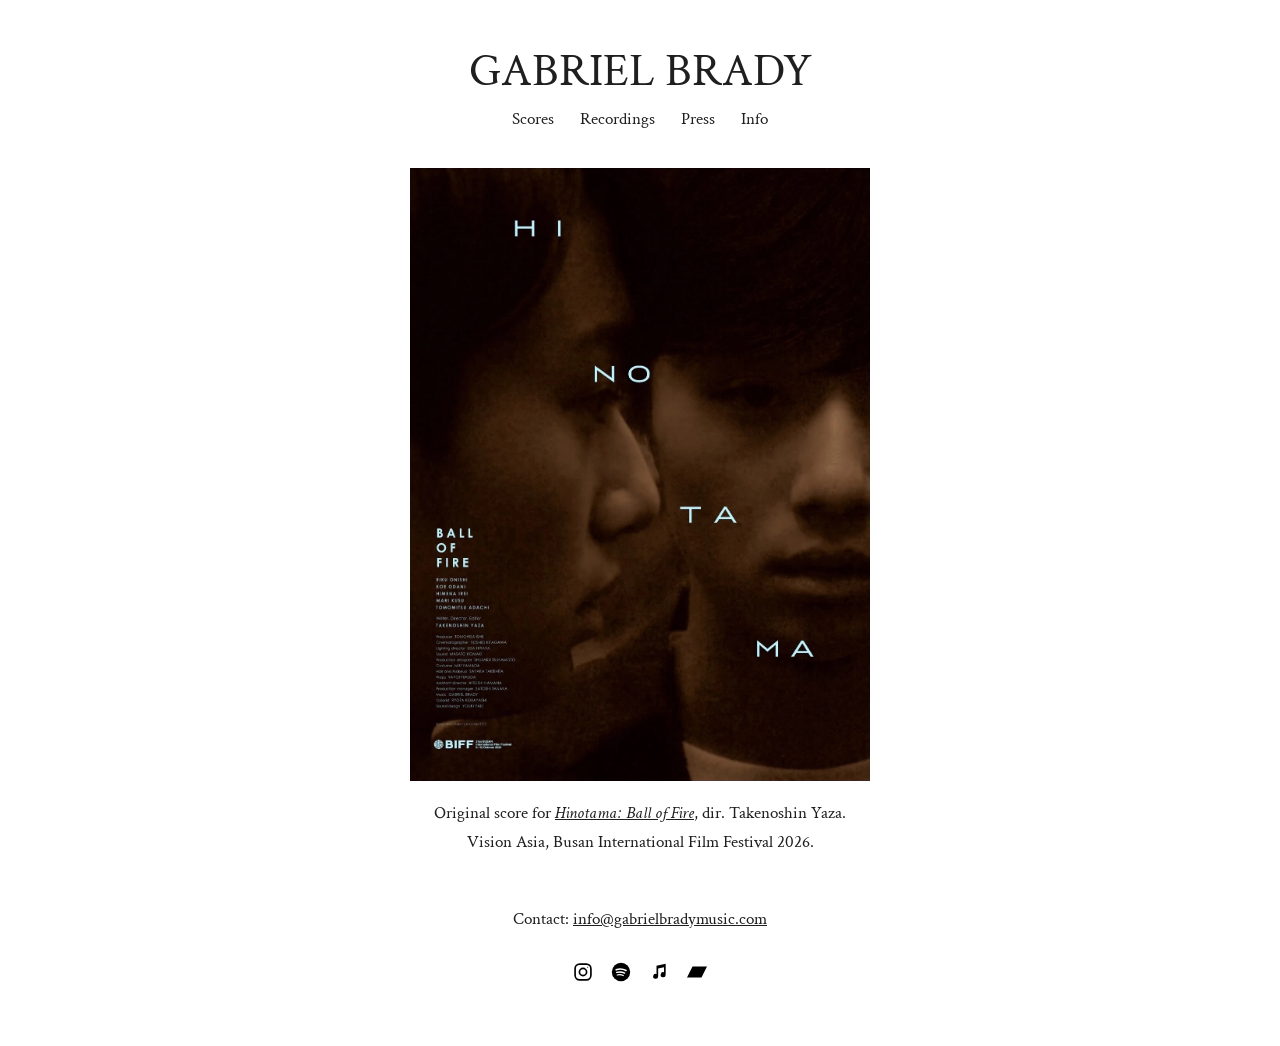
<file: index.html>
<!doctype html>
<html lang="en">
<head>
<meta charset="utf-8">
<meta name="viewport" content="width=device-width, initial-scale=1">
<title>Gabriel Brady</title>
<meta name="description" content="Composer. Original score for Hinotama: Ball of Fire, Busan International Film Festival 2026.">
<meta property="og:title" content="Gabriel Brady">
<meta property="og:description" content="Composer. Original score for Hinotama: Ball of Fire, Busan International Film Festival 2026.">
<meta property="og:image" content="https://gabrielbradymusic.com/hinotama.jpg">
<meta property="og:url" content="https://gabrielbradymusic.com/">
<link rel="icon" href="/icon.png">
<link rel="apple-touch-icon" href="/icon.png">
<link rel="preconnect" href="https://fonts.googleapis.com">
<link rel="preconnect" href="https://fonts.gstatic.com" crossorigin>
<link href="https://fonts.googleapis.com/css2?family=Crimson+Text:ital@0;1&display=swap" rel="stylesheet">
<link rel="stylesheet" href="/style.css?v=d7803b8b">
</head>
<body>

<h1><a href="/">GABRIEL BRADY</a></h1>

<nav>
  <a href="/scores/">Scores</a>
  <a href="/recordings/">Recordings</a>
  <a href="/press/">Press</a>
  <a href="/info/">Info</a>
</nav>

<a class="hero poster" href="https://www.biff.kr/eng/html/program/prog_view.asp?idx=84111&amp;c_idx=431"><img src="/hinotama.jpg" width="1179" height="1572" alt="Hinotama: Ball of Fire poster"></a>

<p>Original score for <a href="https://www.biff.kr/eng/html/program/prog_view.asp?idx=84111&amp;c_idx=431"><i>Hinotama: Ball of Fire</i></a>, <span class="nowrap">dir. Takenoshin Yaza.</span><br>
Vision Asia, <span class="nowrap">Busan International Film Festival 2026.</span></p>

<footer>
<p>Contact: <a href="mailto:info@gabrielbradymusic.com">info@gabrielbradymusic.com</a></p>
<div class="icons">
  <a href="https://www.instagram.com/gabrielbradymusic/" aria-label="Instagram">
    <svg viewBox="0 0 24 24" fill="none" stroke="#000" stroke-width="2"><rect x="2.5" y="2.5" width="19" height="19" rx="5.5"/><circle cx="12" cy="12" r="4.3"/><circle cx="17.6" cy="6.4" r="0.6" fill="#000" stroke="none"/></svg>
  </a>
  <a href="https://open.spotify.com/artist/0ywhuJfpfzQJtSwu3rqV7p" aria-label="Spotify">
    <svg viewBox="0 0 24 24"><circle cx="12" cy="12" r="11" fill="#000"/><g fill="none" stroke="#fff" stroke-linecap="round"><path d="M6.2 9.2c3.9-1.2 8.3-.9 11.8 1" stroke-width="1.9"/><path d="M6.8 12.5c3.2-.9 6.6-.6 9.6.9" stroke-width="1.6"/><path d="M7.4 15.6c2.5-.7 5.1-.5 7.4.7" stroke-width="1.3"/></g></svg>
  </a>
  <a href="https://music.apple.com/us/artist/gabriel-brady/1469277718" aria-label="Apple Music">
    <svg viewBox="0 0 24 24" fill="#000"><path d="M9 4.5 20 2v13.2a3 3 0 1 1-2-2.8V6.3l-7 1.6v9.3a3 3 0 1 1-2-2.8z"/></svg>
  </a>
  <a href="https://gabrielbrady.bandcamp.com/" aria-label="Bandcamp">
    <svg viewBox="0 0 24 24" fill="#000"><path d="M0 18.5 6.6 5.5H24l-6.6 13z"/></svg>
  </a>
</div>
</footer>

</body>
</html>
</file>
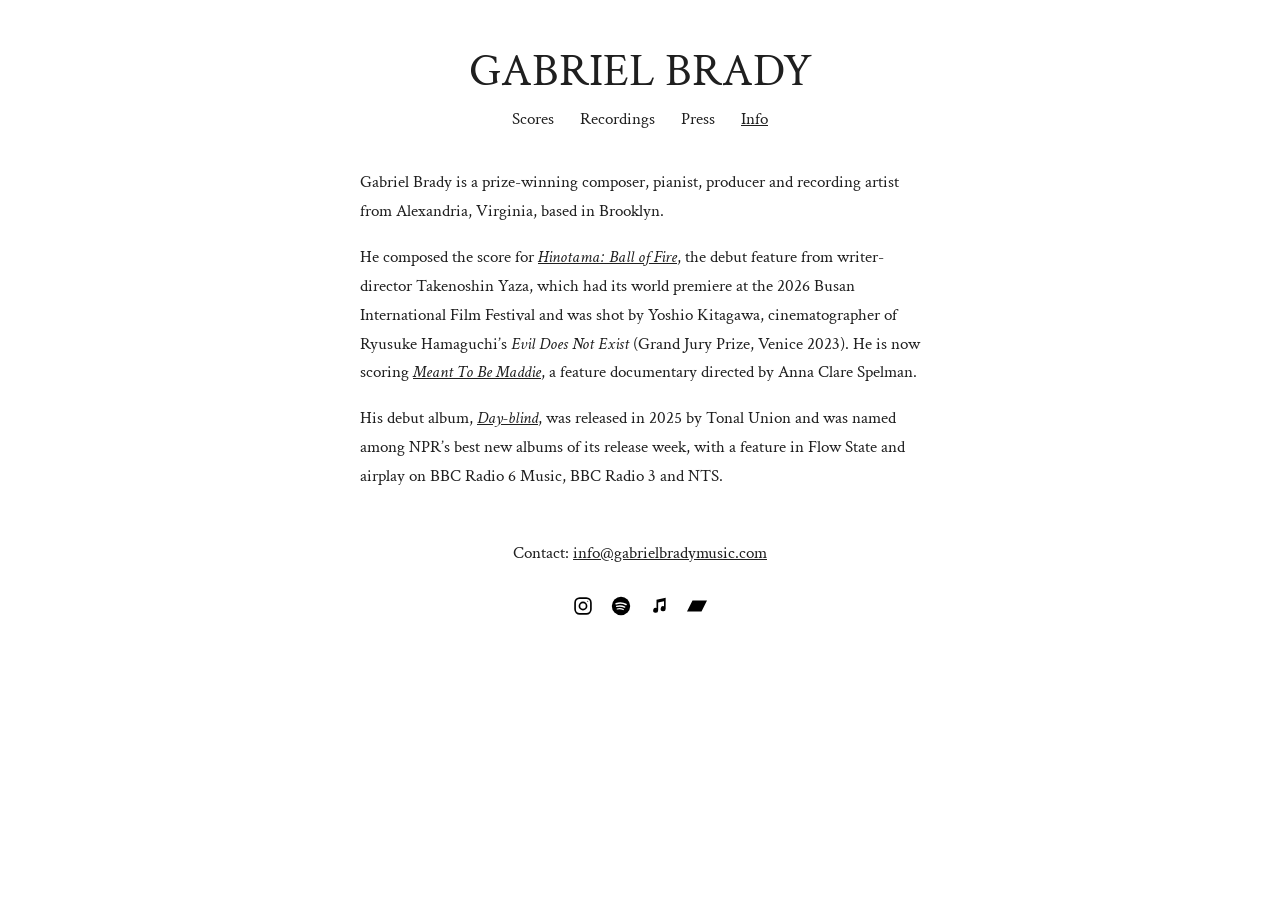
<file: info/index.html>
<!doctype html>
<html lang="en">
<head>
<meta charset="utf-8">
<meta name="viewport" content="width=device-width, initial-scale=1">
<title>Info · Gabriel Brady</title>
<meta name="description" content="Gabriel Brady is a composer, pianist, producer and recording artist from Alexandria, Virginia.">
<meta property="og:title" content="Info · Gabriel Brady">
<meta property="og:description" content="Gabriel Brady is a composer, pianist, producer and recording artist from Alexandria, Virginia.">
<meta property="og:image" content="https://gabrielbradymusic.com/hinotama.jpg">
<meta property="og:url" content="https://gabrielbradymusic.com/info/">
<link rel="icon" href="/icon.png">
<link rel="apple-touch-icon" href="/icon.png">
<link rel="preconnect" href="https://fonts.googleapis.com">
<link rel="preconnect" href="https://fonts.gstatic.com" crossorigin>
<link href="https://fonts.googleapis.com/css2?family=Crimson+Text:ital@0;1&display=swap" rel="stylesheet">
<link rel="stylesheet" href="/style.css?v=d7803b8b">
</head>
<body>

<h1><a href="/">GABRIEL BRADY</a></h1>

<nav>
  <a href="/scores/">Scores</a>
  <a href="/recordings/">Recordings</a>
  <a href="/press/">Press</a>
  <a href="/info/" aria-current="page">Info</a>
</nav>

<section class="bio">
<p>Gabriel Brady is a prize-winning composer, pianist, producer and recording artist from Alexandria, Virginia, based in Brooklyn.</p>
<p>He composed the score for <a href="https://www.biff.kr/eng/html/program/prog_view.asp?idx=84111&amp;c_idx=431"><i>Hinotama: Ball of Fire</i></a>, the debut feature from writer-director Takenoshin Yaza, which had its world premiere at the 2026 Busan International Film Festival and was shot by Yoshio Kitagawa, cinematographer of Ryusuke Hamaguchi’s <i>Evil Does Not Exist</i> (Grand Jury Prize, Venice 2023). He is now scoring <a href="https://www.meanttobemaddie.com/"><i>Meant To Be Maddie</i></a>, a feature documentary directed by Anna Clare Spelman.</p>
<p>His debut album, <a href="/recordings/"><i>Day-blind</i></a>, was released in 2025 by Tonal Union and was named among NPR’s best new albums of its release week, with a feature in Flow State and airplay on BBC Radio 6 Music, BBC Radio 3 and NTS.</p>
</section>

<footer>
<p>Contact: <a href="mailto:info@gabrielbradymusic.com">info@gabrielbradymusic.com</a></p>
<div class="icons">
  <a href="https://www.instagram.com/gabrielbradymusic/" aria-label="Instagram">
    <svg viewBox="0 0 24 24" fill="none" stroke="#000" stroke-width="2"><rect x="2.5" y="2.5" width="19" height="19" rx="5.5"/><circle cx="12" cy="12" r="4.3"/><circle cx="17.6" cy="6.4" r="0.6" fill="#000" stroke="none"/></svg>
  </a>
  <a href="https://open.spotify.com/artist/0ywhuJfpfzQJtSwu3rqV7p" aria-label="Spotify">
    <svg viewBox="0 0 24 24"><circle cx="12" cy="12" r="11" fill="#000"/><g fill="none" stroke="#fff" stroke-linecap="round"><path d="M6.2 9.2c3.9-1.2 8.3-.9 11.8 1" stroke-width="1.9"/><path d="M6.8 12.5c3.2-.9 6.6-.6 9.6.9" stroke-width="1.6"/><path d="M7.4 15.6c2.5-.7 5.1-.5 7.4.7" stroke-width="1.3"/></g></svg>
  </a>
  <a href="https://music.apple.com/us/artist/gabriel-brady/1469277718" aria-label="Apple Music">
    <svg viewBox="0 0 24 24" fill="#000"><path d="M9 4.5 20 2v13.2a3 3 0 1 1-2-2.8V6.3l-7 1.6v9.3a3 3 0 1 1-2-2.8z"/></svg>
  </a>
  <a href="https://gabrielbrady.bandcamp.com/" aria-label="Bandcamp">
    <svg viewBox="0 0 24 24" fill="#000"><path d="M0 18.5 6.6 5.5H24l-6.6 13z"/></svg>
  </a>
</div>
</footer>

</body>
</html>
</file>
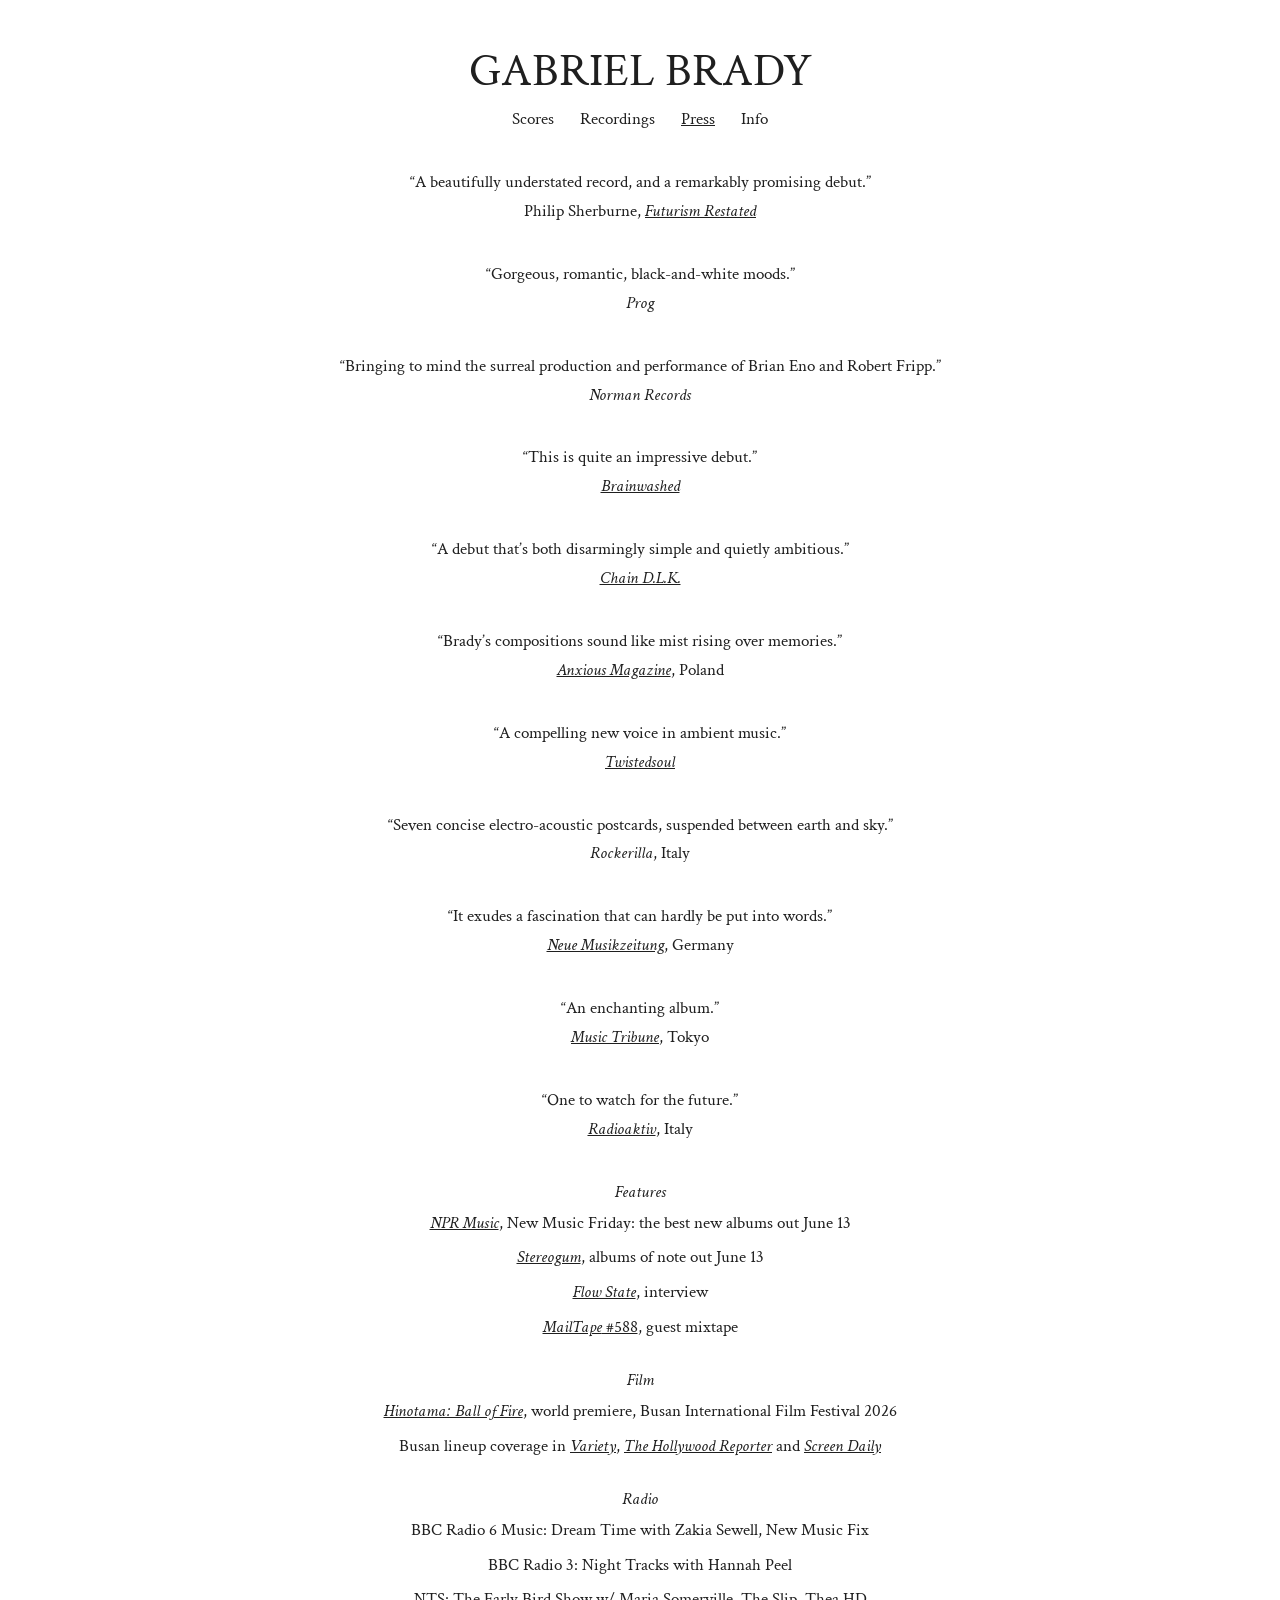
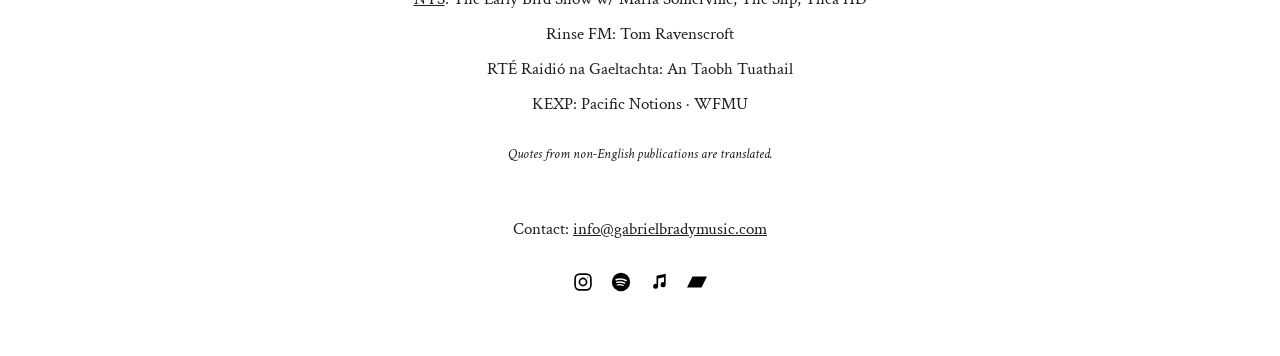
<file: press/index.html>
<!doctype html>
<html lang="en">
<head>
<meta charset="utf-8">
<meta name="viewport" content="width=device-width, initial-scale=1">
<title>Press · Gabriel Brady</title>
<meta name="description" content="Press for Gabriel Brady.">
<meta property="og:title" content="Press · Gabriel Brady">
<meta property="og:description" content="Press for Gabriel Brady.">
<meta property="og:image" content="https://gabrielbradymusic.com/day-blind.jpg">
<meta property="og:url" content="https://gabrielbradymusic.com/press/">
<link rel="icon" href="/icon.png">
<link rel="apple-touch-icon" href="/icon.png">
<link rel="preconnect" href="https://fonts.googleapis.com">
<link rel="preconnect" href="https://fonts.gstatic.com" crossorigin>
<link href="https://fonts.googleapis.com/css2?family=Crimson+Text:ital@0;1&display=swap" rel="stylesheet">
<link rel="stylesheet" href="/style.css?v=d7803b8b">
</head>
<body>

<h1><a href="/">GABRIEL BRADY</a></h1>

<nav>
  <a href="/scores/">Scores</a>
  <a href="/recordings/">Recordings</a>
  <a href="/press/" aria-current="page">Press</a>
  <a href="/info/">Info</a>
</nav>

<section class="list">
<ul class="press quotes">
    <li>“A beautifully understated record, and a remarkably promising debut.”<br><span class="nowrap">Philip Sherburne, <a href="https://futurismrestated.substack.com/p/fr-132-back-to-irreality"><i>Futurism Restated</i></a></span></li>
    <li>“Gorgeous, romantic, black-and-white moods.”<br><i>Prog</i></li>
    <li>“Bringing to mind the surreal production and performance of Brian Eno and Robert Fripp.”<br><i>Norman Records</i></li>
    <li>“This is quite an impressive debut.”<br><a href="https://www.brainwashed.com/index.php?option=com_content&amp;view=article&amp;id=33111:gabriel-brady-day-blind&amp;catid=101&amp;Itemid=855"><i>Brainwashed</i></a></li>
    <li>“A debut that’s both disarmingly simple and quietly ambitious.”<br><a href="https://www.chaindlk.com/reviews/13022"><i>Chain D.L.K.</i></a></li>
    <li>“Brady’s compositions sound like mist rising over memories.”<br><a href="https://anxiousmagazine.pl/recenzje/gabriel-brady-day-blind/"><i>Anxious Magazine</i></a>, Poland</li>
    <li>“A compelling new voice in ambient music.”<br><a href="https://twistedsoulmusic.org/2025/07/25/between-the-cracks-albums-eps-you-need-to-hear-9/"><i>Twistedsoul</i></a></li>
    <li>“Seven concise electro-acoustic postcards, suspended between earth and sky.”<br><i>Rockerilla</i>, Italy</li>
    <li>“It exudes a fascination that can hardly be put into words.”<br><a href="https://hoerbar.nmz.de/2025/07/gabriel-brady-day-blind/"><i>Neue Musikzeitung</i></a>, Germany</li>
    <li>“An enchanting album.”<br><a href="https://www.musictribunetokyo.com/2025/05/feature-gabriel-bradyday-blind.html"><i>Music Tribune</i></a>, Tokyo</li>
    <li>“One to watch for the future.”<br><a href="https://www.radioaktiv.it/gabriel-brady-day-blind/"><i>Radioaktiv</i></a>, Italy</li>
  </ul>
  <h2>Features</h2>
  <ul class="press">
    <li><a href="https://www.npr.org/sections/all-songs-considered/2025/06/13/g-s1-72399/new-music-friday-the-cure-annahstasia"><i>NPR Music</i></a>, New Music Friday: the best new albums out June 13</li>
    <li><a href="https://www.stereogum.com/2311223/album-of-the-week-graham-hunt-timeless-world-forever/reviews/album-of-the-week/"><i>Stereogum</i></a>, albums of note out June 13</li>
    <li><a href="https://www.flowstate.fm/p/gabriel-brady-interview"><i>Flow State</i></a>, interview</li>
    <li><a href="https://www.mailta.pe/588/gabriel-brady/"><i>MailTape</i> #588</a>, guest mixtape</li>
  </ul>
  <h2>Film</h2>
  <ul class="press">
    <li><a href="https://www.biff.kr/eng/html/program/prog_view.asp?idx=84111&amp;c_idx=431"><i>Hinotama: Ball of Fire</i></a>, world premiere, <span class="nowrap">Busan International Film Festival 2026</span></li>
    <li>Busan lineup coverage in <a href="https://variety.com/2026/film/festivals/busan-vision-section-lineup-2026-1236841324/"><i>Variety</i></a>, <a href="https://www.hollywoodreporter.com/movies/movie-news/busan-film-festival-2026-vision-korea-vision-asia-sections-1236679526/"><i>The Hollywood Reporter</i></a> and <a href="https://www.screendaily.com/news/nguyen-hoang-diep-arvin-belarmino-films-among-busan-vision-2026-lineup/5219638.article"><i>Screen Daily</i></a></li>
  </ul>
  <h2>Radio</h2>
  <ul class="press">
    <li>BBC Radio 6 Music: <span class="nowrap">Dream Time with Zakia Sewell</span>, <span class="nowrap">New Music Fix</span></li>
    <li>BBC Radio 3: <span class="nowrap">Night Tracks with Hannah Peel</span></li>
    <li><a href="https://www.nts.live/shows/early-bird-show-maria-somerville/episodes/early-bird-show-maria-somerville-2nd-december-2025">NTS</a>: <span class="nowrap">The Early Bird Show w/ Maria Somerville</span>, The Slip, <span class="nowrap">Thea HD</span></li>
    <li>Rinse FM: <span class="nowrap">Tom Ravenscroft</span></li>
    <li>RTÉ Raidió na Gaeltachta: <span class="nowrap">An Taobh Tuathail</span></li>
    <li>KEXP: <span class="nowrap">Pacific Notions</span> · WFMU</li>
  </ul>
  <p class="note">Quotes from non-English publications are translated.</p>
</section>

<footer>
<p>Contact: <a href="mailto:info@gabrielbradymusic.com">info@gabrielbradymusic.com</a></p>
<div class="icons">
  <a href="https://www.instagram.com/gabrielbradymusic/" aria-label="Instagram">
    <svg viewBox="0 0 24 24" fill="none" stroke="#000" stroke-width="2"><rect x="2.5" y="2.5" width="19" height="19" rx="5.5"/><circle cx="12" cy="12" r="4.3"/><circle cx="17.6" cy="6.4" r="0.6" fill="#000" stroke="none"/></svg>
  </a>
  <a href="https://open.spotify.com/artist/0ywhuJfpfzQJtSwu3rqV7p" aria-label="Spotify">
    <svg viewBox="0 0 24 24"><circle cx="12" cy="12" r="11" fill="#000"/><g fill="none" stroke="#fff" stroke-linecap="round"><path d="M6.2 9.2c3.9-1.2 8.3-.9 11.8 1" stroke-width="1.9"/><path d="M6.8 12.5c3.2-.9 6.6-.6 9.6.9" stroke-width="1.6"/><path d="M7.4 15.6c2.5-.7 5.1-.5 7.4.7" stroke-width="1.3"/></g></svg>
  </a>
  <a href="https://music.apple.com/us/artist/gabriel-brady/1469277718" aria-label="Apple Music">
    <svg viewBox="0 0 24 24" fill="#000"><path d="M9 4.5 20 2v13.2a3 3 0 1 1-2-2.8V6.3l-7 1.6v9.3a3 3 0 1 1-2-2.8z"/></svg>
  </a>
  <a href="https://gabrielbrady.bandcamp.com/" aria-label="Bandcamp">
    <svg viewBox="0 0 24 24" fill="#000"><path d="M0 18.5 6.6 5.5H24l-6.6 13z"/></svg>
  </a>
</div>
</footer>

</body>
</html>
</file>
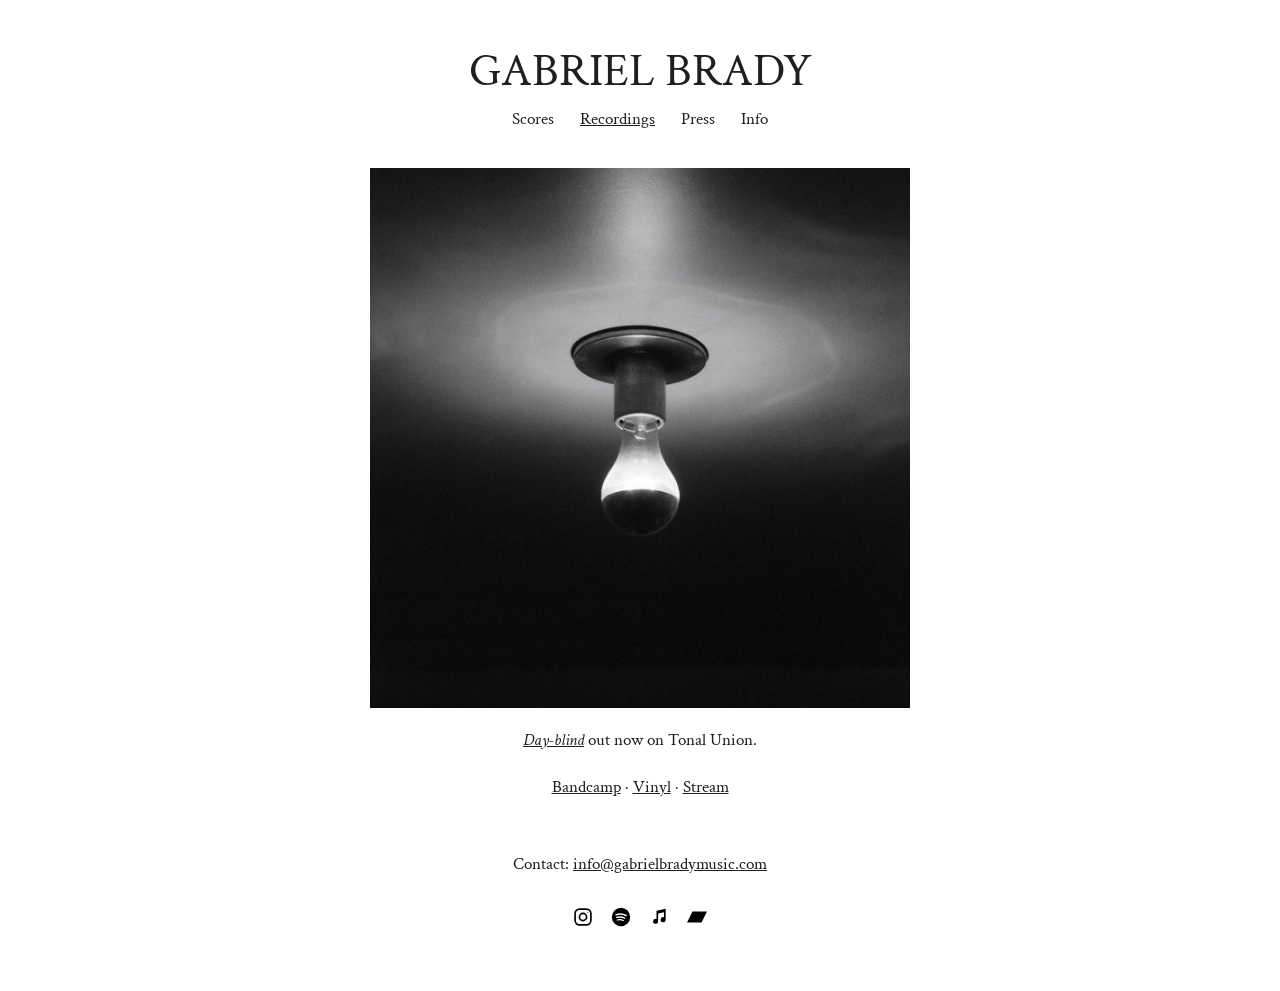
<file: recordings/index.html>
<!doctype html>
<html lang="en">
<head>
<meta charset="utf-8">
<meta name="viewport" content="width=device-width, initial-scale=1">
<title>Recordings · Gabriel Brady</title>
<meta name="description" content="Day-blind out now on Tonal Union.">
<meta property="og:title" content="Recordings · Gabriel Brady">
<meta property="og:description" content="Day-blind out now on Tonal Union.">
<meta property="og:image" content="https://gabrielbradymusic.com/day-blind.jpg">
<meta property="og:url" content="https://gabrielbradymusic.com/recordings/">
<link rel="icon" href="/icon.png">
<link rel="apple-touch-icon" href="/icon.png">
<link rel="preconnect" href="https://fonts.googleapis.com">
<link rel="preconnect" href="https://fonts.gstatic.com" crossorigin>
<link href="https://fonts.googleapis.com/css2?family=Crimson+Text:ital@0;1&display=swap" rel="stylesheet">
<link rel="stylesheet" href="/style.css?v=d7803b8b">
</head>
<body>

<h1><a href="/">GABRIEL BRADY</a></h1>

<nav>
  <a href="/scores/">Scores</a>
  <a href="/recordings/" aria-current="page">Recordings</a>
  <a href="/press/">Press</a>
  <a href="/info/">Info</a>
</nav>

<a class="hero cover" href="https://bfan.link/dayblind"><img src="/day-blind.jpg" width="1200" height="1200" alt="Day-blind album cover"></a>

<p><a href="https://bfan.link/dayblind"><i>Day-blind</i></a> out now on Tonal Union.</p>
<p><a href="https://gabrielbrady.bandcamp.com/album/day-blind">Bandcamp</a> · <a href="https://midheaven.com/item/brady-gabriel/day-blind">Vinyl</a> · <a href="https://bfan.link/dayblind">Stream</a></p>

<footer>
<p>Contact: <a href="mailto:info@gabrielbradymusic.com">info@gabrielbradymusic.com</a></p>
<div class="icons">
  <a href="https://www.instagram.com/gabrielbradymusic/" aria-label="Instagram">
    <svg viewBox="0 0 24 24" fill="none" stroke="#000" stroke-width="2"><rect x="2.5" y="2.5" width="19" height="19" rx="5.5"/><circle cx="12" cy="12" r="4.3"/><circle cx="17.6" cy="6.4" r="0.6" fill="#000" stroke="none"/></svg>
  </a>
  <a href="https://open.spotify.com/artist/0ywhuJfpfzQJtSwu3rqV7p" aria-label="Spotify">
    <svg viewBox="0 0 24 24"><circle cx="12" cy="12" r="11" fill="#000"/><g fill="none" stroke="#fff" stroke-linecap="round"><path d="M6.2 9.2c3.9-1.2 8.3-.9 11.8 1" stroke-width="1.9"/><path d="M6.8 12.5c3.2-.9 6.6-.6 9.6.9" stroke-width="1.6"/><path d="M7.4 15.6c2.5-.7 5.1-.5 7.4.7" stroke-width="1.3"/></g></svg>
  </a>
  <a href="https://music.apple.com/us/artist/gabriel-brady/1469277718" aria-label="Apple Music">
    <svg viewBox="0 0 24 24" fill="#000"><path d="M9 4.5 20 2v13.2a3 3 0 1 1-2-2.8V6.3l-7 1.6v9.3a3 3 0 1 1-2-2.8z"/></svg>
  </a>
  <a href="https://gabrielbrady.bandcamp.com/" aria-label="Bandcamp">
    <svg viewBox="0 0 24 24" fill="#000"><path d="M0 18.5 6.6 5.5H24l-6.6 13z"/></svg>
  </a>
</div>
</footer>

</body>
</html>
</file>
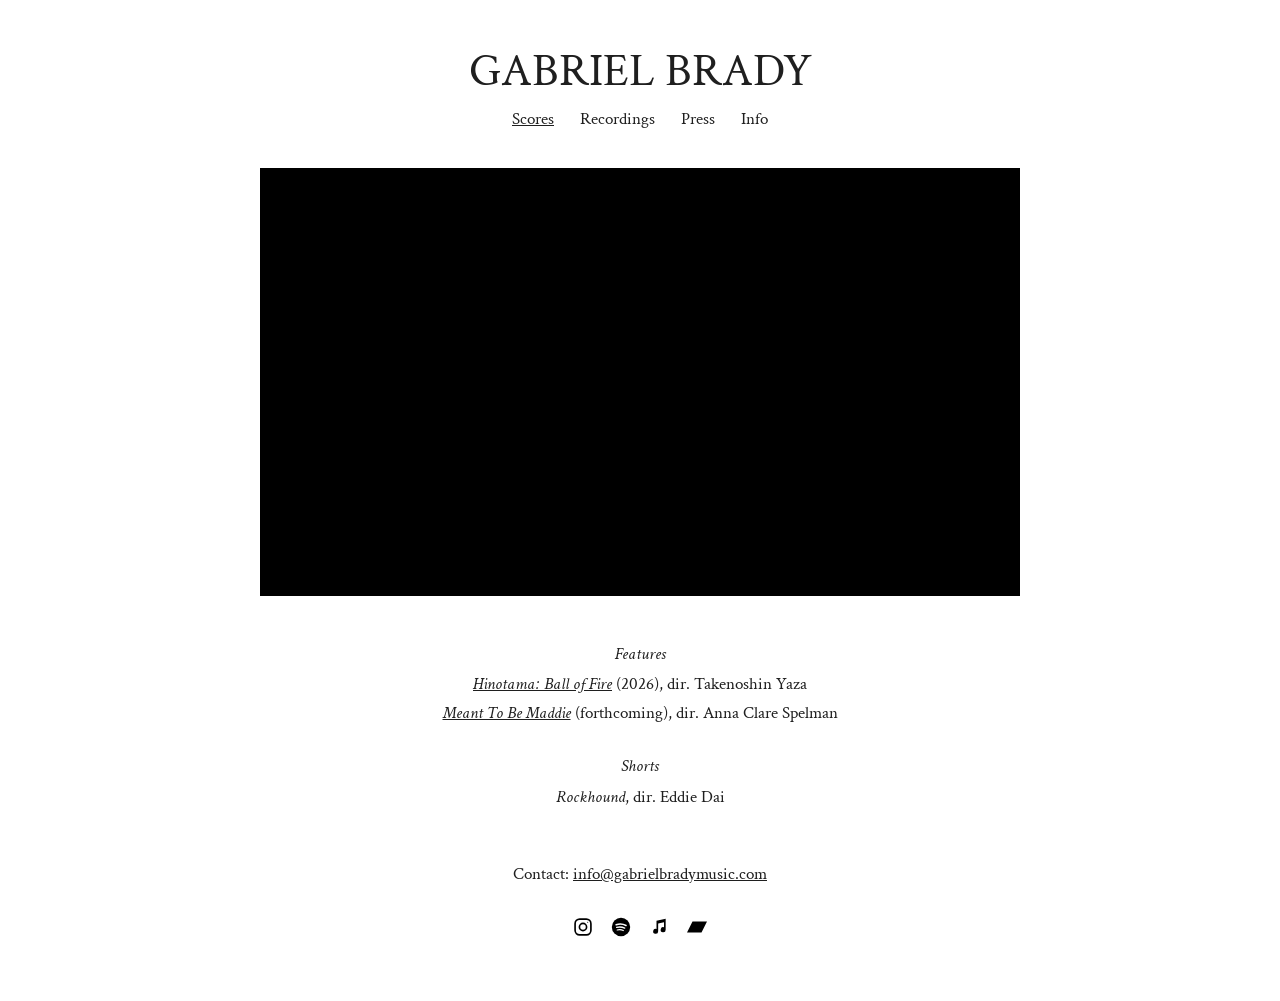
<file: scores/index.html>
<!doctype html>
<html lang="en">
<head>
<meta charset="utf-8">
<meta name="viewport" content="width=device-width, initial-scale=1">
<title>Scores · Gabriel Brady</title>
<meta name="description" content="Film scores by Gabriel Brady.">
<meta property="og:title" content="Scores · Gabriel Brady">
<meta property="og:description" content="Film scores by Gabriel Brady.">
<meta property="og:image" content="https://gabrielbradymusic.com/hinotama.jpg">
<meta property="og:url" content="https://gabrielbradymusic.com/scores/">
<link rel="icon" href="/icon.png">
<link rel="apple-touch-icon" href="/icon.png">
<link rel="preconnect" href="https://fonts.googleapis.com">
<link rel="preconnect" href="https://fonts.gstatic.com" crossorigin>
<link href="https://fonts.googleapis.com/css2?family=Crimson+Text:ital@0;1&display=swap" rel="stylesheet">
<link rel="stylesheet" href="/style.css?v=d7803b8b">
</head>
<body>

<h1><a href="/">GABRIEL BRADY</a></h1>

<nav>
  <a href="/scores/" aria-current="page">Scores</a>
  <a href="/recordings/">Recordings</a>
  <a href="/press/">Press</a>
  <a href="/info/">Info</a>
</nav>

<!-- Film reel: paste the Vimeo/YouTube embed URL into src, then delete `hidden`. -->
<div class="reel" hidden>
  <iframe src="" title="Film reel" allow="autoplay; fullscreen; picture-in-picture" allowfullscreen></iframe>
</div>

<!-- Official Busan 2026 trailer for Hinotama (BIFF YouTube channel). -->
<figure class="video">
  <div class="frame"><iframe src="https://www.youtube-nocookie.com/embed/PPyEm6dh26w?rel=0" title="Hinotama: Ball of Fire, trailer" loading="lazy" allow="encrypted-media; picture-in-picture; fullscreen" referrerpolicy="strict-origin-when-cross-origin" allowfullscreen></iframe></div>
</figure>

<section class="list">
  <h2>Features</h2>
  <ul>
    <li><a href="https://www.biff.kr/eng/html/program/prog_view.asp?idx=84111&amp;c_idx=431"><i>Hinotama: Ball of Fire</i></a> (2026), <span class="nowrap">dir. Takenoshin Yaza</span></li>
    <li><a href="https://www.meanttobemaddie.com/"><i>Meant To Be Maddie</i></a> (forthcoming), <span class="nowrap">dir. Anna Clare Spelman</span></li>
  </ul>
  <h2>Shorts</h2>
  <ul>
    <li><i>Rockhound</i>, <span class="nowrap">dir. Eddie Dai</span></li>
  </ul>
</section>

<footer>
<p>Contact: <a href="mailto:info@gabrielbradymusic.com">info@gabrielbradymusic.com</a></p>
<div class="icons">
  <a href="https://www.instagram.com/gabrielbradymusic/" aria-label="Instagram">
    <svg viewBox="0 0 24 24" fill="none" stroke="#000" stroke-width="2"><rect x="2.5" y="2.5" width="19" height="19" rx="5.5"/><circle cx="12" cy="12" r="4.3"/><circle cx="17.6" cy="6.4" r="0.6" fill="#000" stroke="none"/></svg>
  </a>
  <a href="https://open.spotify.com/artist/0ywhuJfpfzQJtSwu3rqV7p" aria-label="Spotify">
    <svg viewBox="0 0 24 24"><circle cx="12" cy="12" r="11" fill="#000"/><g fill="none" stroke="#fff" stroke-linecap="round"><path d="M6.2 9.2c3.9-1.2 8.3-.9 11.8 1" stroke-width="1.9"/><path d="M6.8 12.5c3.2-.9 6.6-.6 9.6.9" stroke-width="1.6"/><path d="M7.4 15.6c2.5-.7 5.1-.5 7.4.7" stroke-width="1.3"/></g></svg>
  </a>
  <a href="https://music.apple.com/us/artist/gabriel-brady/1469277718" aria-label="Apple Music">
    <svg viewBox="0 0 24 24" fill="#000"><path d="M9 4.5 20 2v13.2a3 3 0 1 1-2-2.8V6.3l-7 1.6v9.3a3 3 0 1 1-2-2.8z"/></svg>
  </a>
  <a href="https://gabrielbrady.bandcamp.com/" aria-label="Bandcamp">
    <svg viewBox="0 0 24 24" fill="#000"><path d="M0 18.5 6.6 5.5H24l-6.6 13z"/></svg>
  </a>
</div>
</footer>

</body>
</html>
</file>
<file: style.css>
body {
  margin: 0;
  background: #fff;
  color: #1f1f1f;
  font-family: "Crimson Text", Georgia, serif;
  font-size: 17px;
  line-height: 1.7;
  text-align: center;
}
a { color: inherit; }

h1 {
  margin: 44px 24px 6px;
  font-size: 46px;
  font-weight: 400;
  line-height: 1.2;
}
h1 a { text-decoration: none; }

nav { margin: 0 24px 34px; }
nav a { margin: 0 11px; text-decoration: none; }
nav a[aria-current="page"] { text-decoration: underline; }

.hero { display: block; margin: 0 auto; max-width: calc(100% - 48px); }
.hero img { display: block; width: 100%; height: auto; }
.hero.poster { width: 460px; }
.hero.cover { width: 540px; }

p { margin: 18px 24px 0; }

.reel {
  width: 760px;
  max-width: calc(100% - 48px);
  margin: 0 auto 40px;
  aspect-ratio: 16 / 9;
  background: #000;
}
.reel iframe { display: block; width: 100%; height: 100%; border: 0; }

.list { margin: 0 24px; }
.list h2 {
  margin: 0 0 2px;
  font-size: 17px;
  font-weight: 400;
  font-style: italic;
}
.list h2 + ul { margin-bottom: 24px; }
.list ul { list-style: none; margin: 0; padding: 0; }
.nowrap { white-space: nowrap; }
.press li { margin-bottom: 6px; }
.quotes { margin-bottom: 30px !important; }
.quotes li { margin-bottom: 34px; }
.note { font-size: 14px; font-style: italic; margin-top: 24px; }

footer { margin-top: 48px; }
footer p { margin-top: 0; }
.icons {
  display: flex;
  justify-content: center;
  gap: 18px;
  margin: 28px 0 64px;
}
.icons a { display: block; width: 20px; height: 20px; }
.icons svg { display: block; width: 100%; height: 100%; }

@media (max-width: 600px) {
  h1 { font-size: 32px; margin: 32px 24px 4px; }
  nav { margin-bottom: 26px; }
  nav a { margin: 0 8px; }
}

.bio {
  max-width: 560px;
  margin: 0 auto;
  padding: 0 24px;
  text-align: left;
}
.bio p { margin: 0 0 1em; }

.video {
  width: 760px;
  max-width: calc(100% - 48px);
  margin: 0 auto 44px;
}
.video .frame { aspect-ratio: 16 / 9; background: #000; }
.video iframe { display: block; width: 100%; height: 100%; border: 0; }
</file>
